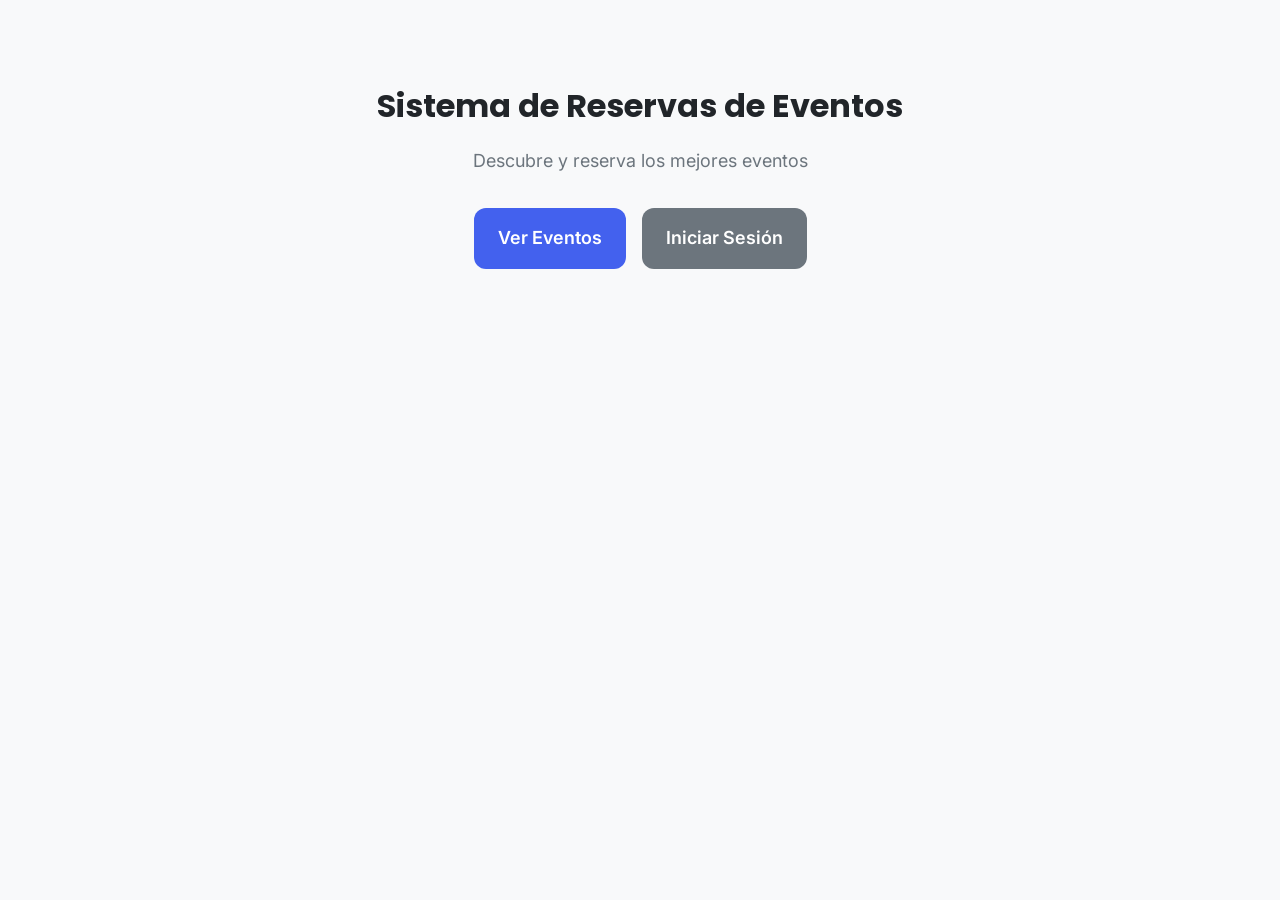
<file: frontend/index.html>
<!DOCTYPE html>
<html lang="es">
<head>
  <meta charset="UTF-8">
  <meta name="viewport" content="width=device-width, initial-scale=1.0">
  <meta name="description" content="Sistema de Reservas de Eventos - Plataforma profesional de reservas">
  <title>Sistema de Reservas de Eventos</title>
  
  <!-- CSS -->
  <link rel="stylesheet" href="assets/css/styles.css">
  
  <!-- Fonts -->
  <link href="https://fonts.googleapis.com/css2?family=Inter:wght@400;500;600;700&family=Poppins:wght@600;700&display=swap" rel="stylesheet">
  
  <!-- Scripts -->
  <script src="assets/js/config.js"></script>
  <script src="assets/js/jwt-utils.js"></script>
  <script src="assets/js/storage.js"></script>
  <script src="assets/js/guards.js"></script>
</head>
<body>
  <div id="loader" class="loader" style="display: none;">
    <div class="loader-content">
      <div class="spinner"></div>
      <p class="loader-text">Cargando...</p>
    </div>
  </div>

  <div id="toast-container" class="toast-container"></div>

  <div id="confirm-modal" class="modal" style="display: none;">
    <div class="modal-overlay">
      <div class="modal-content">
        <div class="modal-header">
          <h2 class="modal-title">Confirmar acción</h2>
        </div>
        <div class="modal-body">
          <p></p>
        </div>
        <div class="modal-footer">
          <button class="modal-cancel btn btn-secondary">Cancelar</button>
          <button class="modal-confirm btn btn-primary">Confirmar</button>
        </div>
      </div>
    </div>
  </div>

  <nav class="navbar" id="navbar" style="display: none;">
    <div class="navbar-container">
      <a href="/" class="navbar-brand">EventBook</a>
      <ul class="navbar-menu">
        <li><a href="events.html">Eventos</a></li>
        <li><a href="bookings.html">Mis Reservas</a></li>
        <li data-admin-only style="display: none;"><a href="admin.html">Admin</a></li>
        <li><a href="#" id="logout-btn" onclick="handleLogout(event)">Cerrar Sesión</a></li>
      </ul>
    </div>
  </nav>

  <main>
    <section class="hero">
      <div class="hero-content">
        <h1>Sistema de Reservas de Eventos</h1>
        <p>Descubre y reserva los mejores eventos</p>
        <div class="hero-buttons">
          <a href="events.html" class="btn btn-primary btn-lg">Ver Eventos</a>
          <a href="login.html" class="btn btn-secondary btn-lg">Iniciar Sesión</a>
        </div>
      </div>
    </section>
  </main>

  <script src="assets/js/utils.js"></script>
  <script src="assets/js/ui.js"></script>
  <script src="assets/js/api.js"></script>
  
  <script>
    function handleLogout(e) {
      e.preventDefault();
      StorageManager.clearAuth();
      window.location.href = '/login.html';
    }
    
    document.addEventListener('DOMContentLoaded', () => {
      const navbar = document.getElementById('navbar');
      if (StorageManager.isAuthenticated()) {
        navbar.style.display = 'block';
        
        // Show admin link if user is admin
        if (StorageManager.isAdmin()) {
          document.querySelector('[data-admin-only]').style.display = 'block';
        }
      }
    });
  </script>
</body>
</html>
</file>
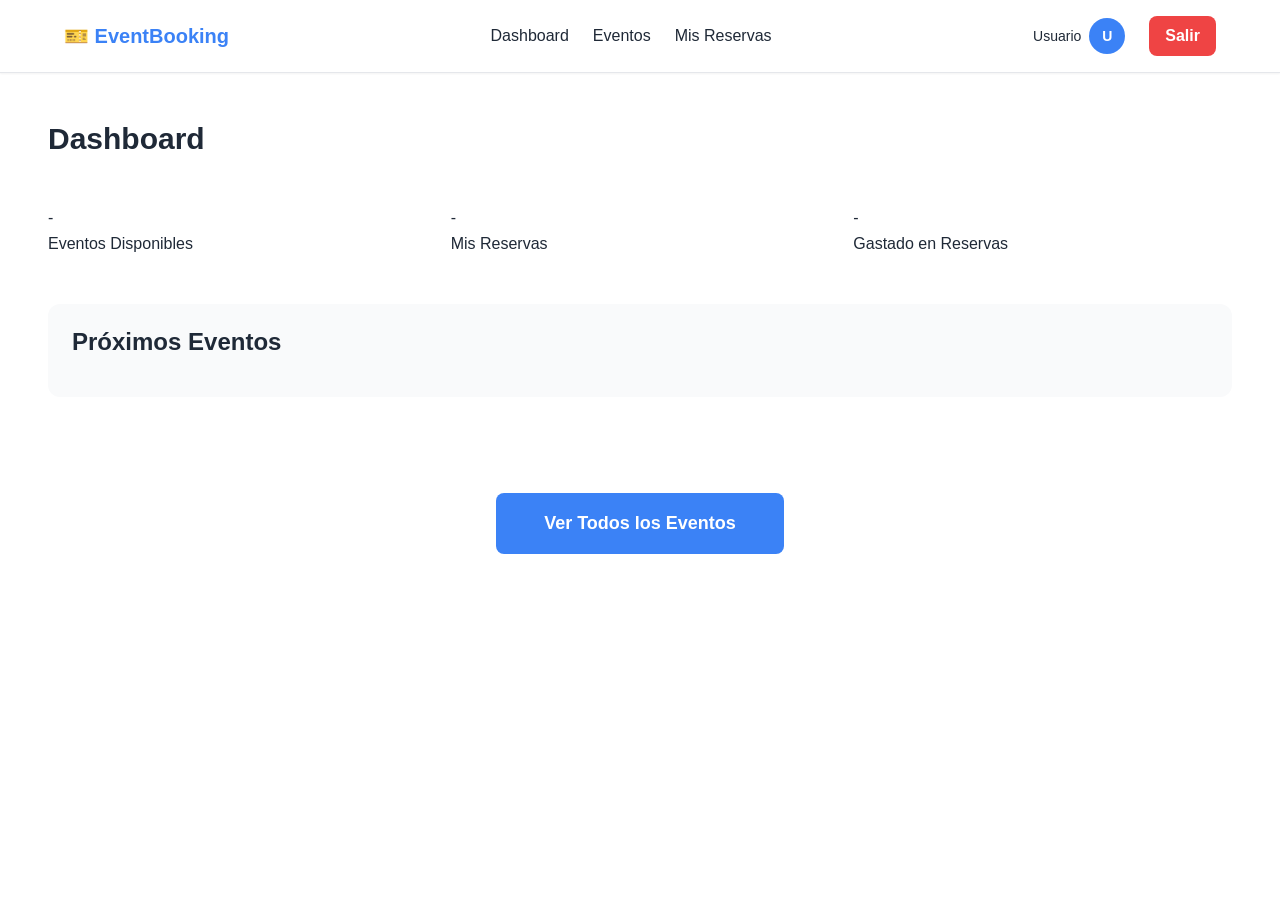
<file: frontend/dashboard.html>
<!DOCTYPE html>
<html lang="es">
<head>
  <meta charset="UTF-8">
  <meta name="viewport" content="width=device-width, initial-scale=1.0">
  <meta name="description" content="Dashboard - EventBooking">
  <title>Dashboard - EventBooking</title>
  
  <!-- CSS -->
  <link rel="stylesheet" href="assets/css/variables.css">
  <link rel="stylesheet" href="assets/css/global.css">
  <link rel="stylesheet" href="assets/css/navbar.css">
  <link rel="stylesheet" href="assets/css/dashboard.css">
  <link rel="stylesheet" href="assets/css/events.css">
  <link rel="stylesheet" href="assets/css/responsive.css">
  
  <!-- Scripts -->
  <script src="assets/js/config.js"></script>
  <script src="assets/js/api.js"></script>
  <script src="assets/js/storage.js"></script>
  <script src="assets/js/auth.js"></script>
  <script src="assets/js/utils.js"></script>
  <script src="assets/js/ui.js"></script>
  <script src="assets/js/guards.js"></script>
</head>
<body>
  <!-- Navbar -->
  <header>
    <nav class="navbar">
      <div class="navbar-brand">🎫 EventBooking</div>
      <ul class="navbar-nav">
        <li><a href="/dashboard.html" class="active">Dashboard</a></li>
        <li><a href="/events.html">Eventos</a></li>
        <li><a href="/bookings.html">Mis Reservas</a></li>
        <li data-role="admin" style="display: none;"><a href="/admin.html">Administración</a></li>
      </ul>
      <div class="user-menu">
        <div class="user-info">
          <span id="user-name">Usuario</span>
          <div class="user-avatar"><span id="user-initial">U</span></div>
        </div>
        <button class="logout-btn" onclick="AuthService.logout()">Salir</button>
      </div>
    </nav>
  </header>

  <!-- Dashboard Content -->
  <div class="dashboard-container">
    <div class="main-content">
      <div class="page-header">
        <h1 class="page-title">Dashboard</h1>
      </div>

      <div style="display: grid; grid-template-columns: repeat(auto-fit, minmax(200px, 1fr)); gap: var(--spacing-lg); margin-bottom: var(--spacing-2xl);">
        <div class="stat-card">
          <div class="stat-value" id="totalEvents">-</div>
          <div class="stat-label">Eventos Disponibles</div>
        </div>
        <div class="stat-card">
          <div class="stat-value" id="myBookings">-</div>
          <div class="stat-label">Mis Reservas</div>
        </div>
        <div class="stat-card">
          <div class="stat-value" id="totalSpent">-</div>
          <div class="stat-label">Gastado en Reservas</div>
        </div>
      </div>

      <div style="background-color: var(--color-surface); padding: var(--spacing-lg); border-radius: var(--border-radius-lg); margin-bottom: var(--spacing-2xl);">
        <h3 style="margin-top: 0;">Próximos Eventos</h3>
        <div id="upcomingEvents" style="display: grid; grid-template-columns: repeat(auto-fill, minmax(250px, 1fr)); gap: var(--spacing-lg);"></div>
      </div>

      <div style="text-align: center; padding: var(--spacing-2xl);">
        <a href="/events.html" class="btn btn-primary btn-large">Ver Todos los Eventos</a>
      </div>
    </div>
  </div>

  <script>
    async function loadDashboard() {
      try {
        UIService.updateNavigation();
        
        // Cargar estadísticas
        const bookingsRes = await api.get(CONFIG.BOOKINGS.MY_BOOKINGS);
        const eventsRes = await api.get(CONFIG.EVENTS.LIST + '?page=0&size=100');
        
        // Actualizar estadísticas
        document.getElementById('myBookings').textContent = bookingsRes.content?.length || 0;
        document.getElementById('totalEvents').textContent = eventsRes.totalElements || 0;

        const totalSpent = bookingsRes.content?.reduce((sum, b) => sum + (b.totalAmount || 0), 0) || 0;
        document.getElementById('totalSpent').textContent = Utils.formatCurrency(totalSpent);

        // Mostrar próximos eventos
        if (eventsRes.content && eventsRes.content.length > 0) {
          const upcoming = eventsRes.content.slice(0, 3);
          const html = upcoming.map(event => `
            <div class="event-card">
              <div class="event-card-image">📅</div>
              <div class="event-card-content">
                <h3 class="event-card-title">${event.title}</h3>
                <div class="event-card-date">📅 ${Utils.formatDate(event.eventDate)}</div>
                <div class="event-card-price">${Utils.formatCurrency(event.pricePerTicket)}</div>
                <a href="/event-detail.html?id=${event.idEvent}" class="btn btn-primary btn-small" style="width: 100%; text-align: center;">Ver Detalles</a>
              </div>
            </div>
          `).join('');
          document.getElementById('upcomingEvents').innerHTML = html;
        } else {
          document.getElementById('upcomingEvents').innerHTML = '<p style="grid-column: 1/-1; text-align: center; color: var(--color-text-secondary);">No hay eventos disponibles</p>';
        }
      } catch (error) {
        console.error('[Dashboard] Error:', error);
        UIService.showError('Error al cargar el dashboard');
      }
    }

    document.addEventListener('DOMContentLoaded', loadDashboard);
  </script>
</body>
</html>
</file>
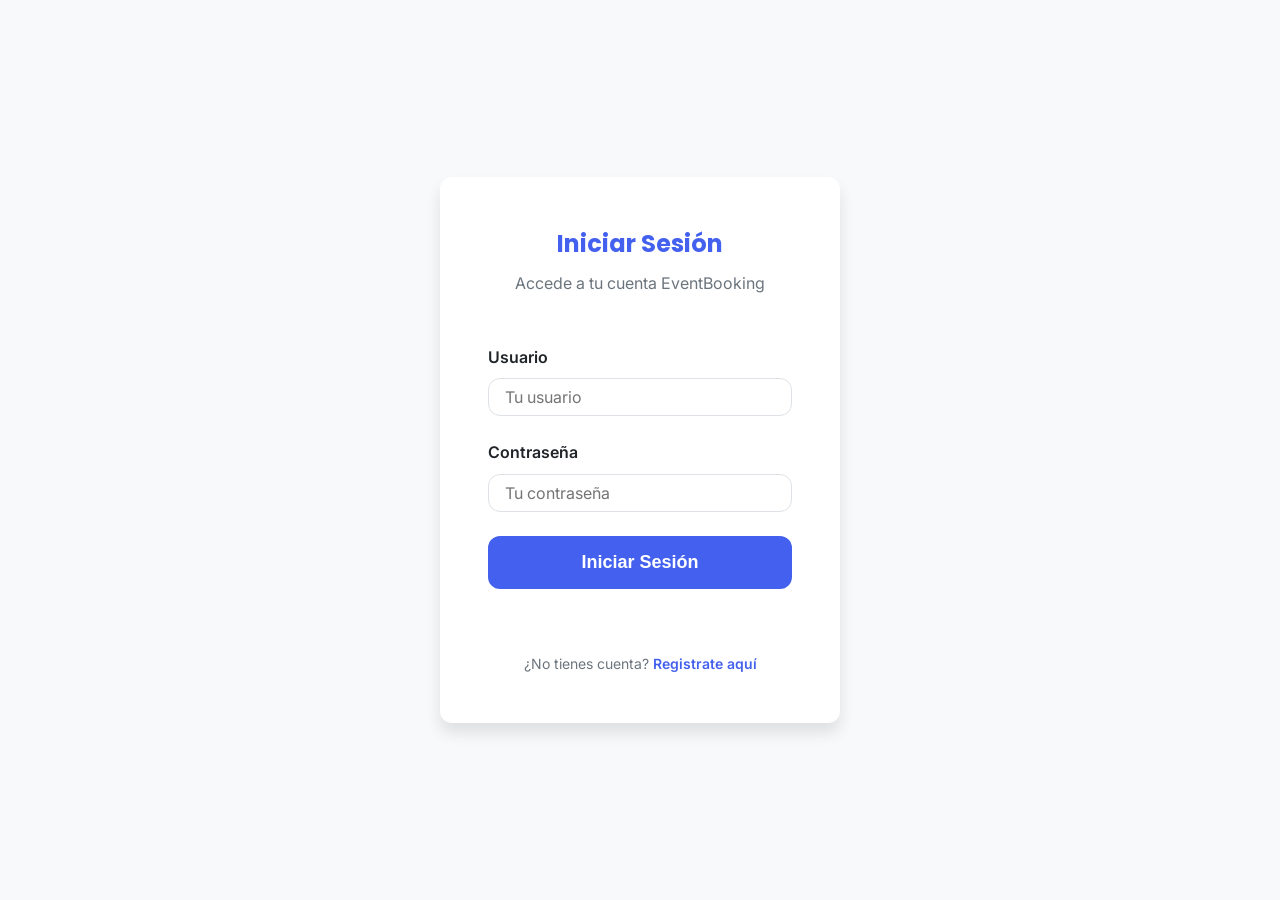
<file: frontend/login.html>
<!DOCTYPE html>
<html lang="es">
<head>
  <meta charset="UTF-8">
  <meta name="viewport" content="width=device-width, initial-scale=1.0">
  <meta name="description" content="Inicia sesión en EventBooking">
  <title>Iniciar Sesión - EventBooking</title>
  
  <link rel="stylesheet" href="assets/css/styles.css">
  <link href="https://fonts.googleapis.com/css2?family=Inter:wght@400;500;600;700&family=Poppins:wght@600;700&display=swap" rel="stylesheet">
</head>
<body>
  <div id="loader" class="loader" style="display: none;">
    <div class="loader-content">
      <div class="spinner"></div>
      <p class="loader-text">Procesando...</p>
    </div>
  </div>

  <div id="toast-container" class="toast-container"></div>

  <div class="auth-container">
    <div class="auth-box">
      <div class="auth-header">
        <h1>Iniciar Sesión</h1>
        <p>Accede a tu cuenta EventBooking</p>
      </div>

      <form id="loginForm" class="auth-form">
        <div class="form-group">
          <label for="username">Usuario</label>
          <input
            type="text"
            id="username"
            name="username"
            placeholder="Tu usuario"
            required
            autocomplete="username"
          >
          <div class="form-error" id="usernameError"></div>
        </div>

        <div class="form-group">
          <label for="password">Contraseña</label>
          <input
            type="password"
            id="password"
            name="password"
            placeholder="Tu contraseña"
            required
            autocomplete="current-password"
          >
          <div class="form-error" id="passwordError"></div>
        </div>

        <button type="submit" class="btn btn-primary btn-lg btn-block">
          Iniciar Sesión
        </button>
      </form>

      <div class="auth-footer">
        ¿No tienes cuenta? <a href="register.html">Registrate aquí</a>
      </div>
    </div>
  </div>

  <script src="assets/js/config.js"></script>
  <script src="assets/js/jwt-utils.js"></script>
  <script src="assets/js/storage.js"></script>
  <script src="assets/js/guards.js"></script>
  <script src="assets/js/utils.js"></script>
  <script src="assets/js/ui.js"></script>
  <script src="assets/js/api.js"></script>

  <script>
    // Redirect if already authenticated
    if (StorageManager.isAuthenticated()) {
      window.location.href = '/events.html';
    }

    document.getElementById('loginForm').addEventListener('submit', async (e) => {
      e.preventDefault();

      const username = document.getElementById('username').value.trim();
      const password = document.getElementById('password').value;

      // Clear errors
      document.getElementById('usernameError').textContent = '';
      document.getElementById('passwordError').textContent = '';

      // Validate
      let valid = true;
      if (!Utils.isValidUsername(username)) {
        document.getElementById('usernameError').textContent = 'Usuario debe tener 3-50 caracteres';
        valid = false;
      }

      if (!Utils.isValidPassword(password)) {
        document.getElementById('passwordError').textContent = 'Contraseña debe tener mínimo 6 caracteres';
        valid = false;
      }

      if (!valid) return;

      UIManager.showLoader('Iniciando sesión...');

      try {
        const response = await APIService.login(username, password);
        
        if (response && response.token) {
          UIManager.showToast('Sesión iniciada correctamente', 'success');
          setTimeout(() => {
            window.location.href = '/events.html';
          }, 500);
        }
      } catch (error) {
        UIManager.hideLoader();
        console.error('Login error:', error);
      }
    });
  </script>
</body>
</html>
</file>
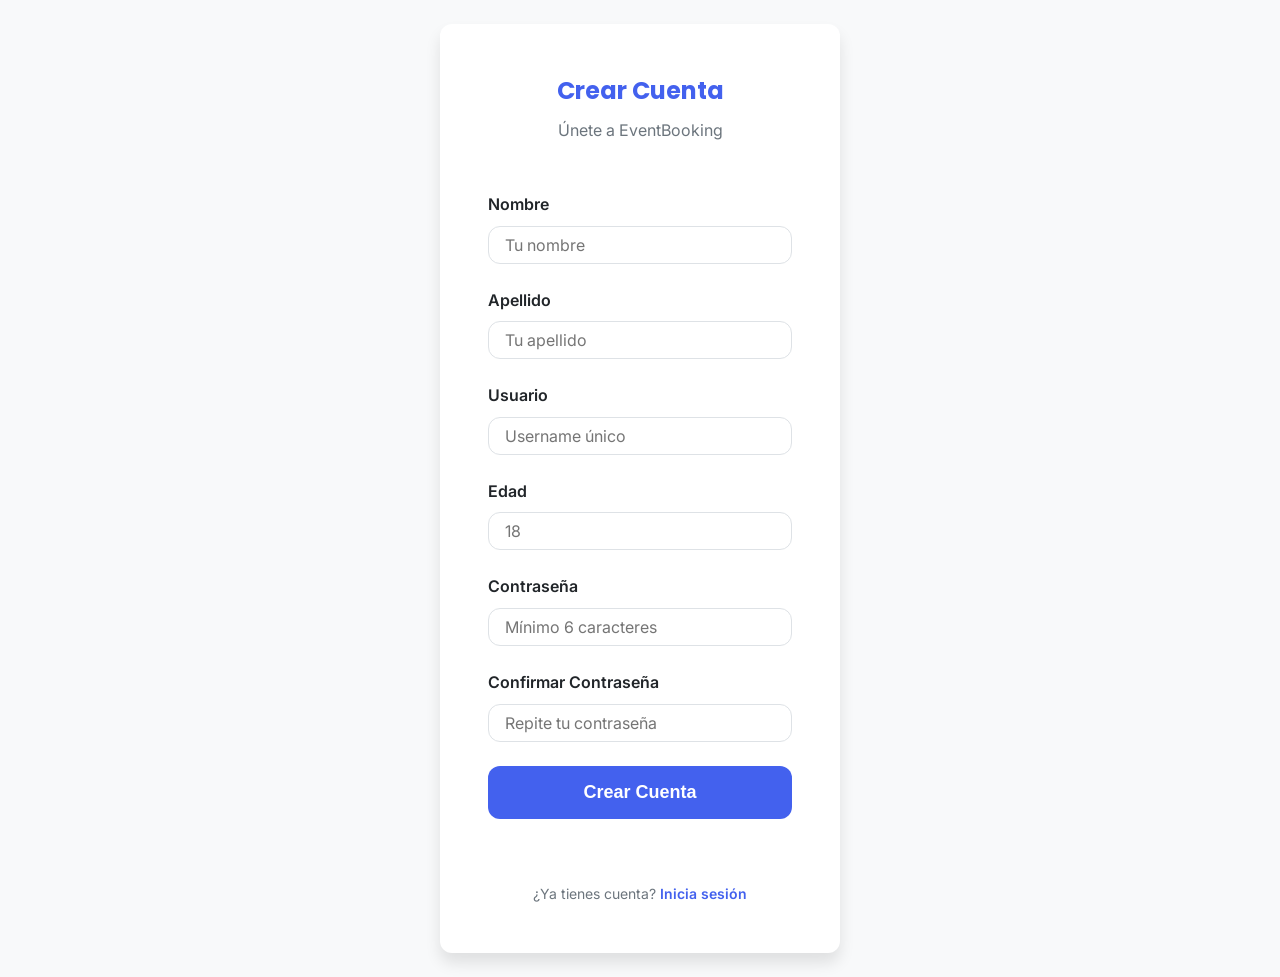
<file: frontend/register.html>
<!DOCTYPE html>
<html lang="es">
<head>
  <meta charset="UTF-8">
  <meta name="viewport" content="width=device-width, initial-scale=1.0">
  <meta name="description" content="Crea una cuenta en EventBooking">
  <title>Registrarse - EventBooking</title>
  
  <link rel="stylesheet" href="assets/css/styles.css">
  <link href="https://fonts.googleapis.com/css2?family=Inter:wght@400;500;600;700&family=Poppins:wght@600;700&display=swap" rel="stylesheet">
</head>
<body>
  <div id="loader" class="loader" style="display: none;">
    <div class="loader-content">
      <div class="spinner"></div>
      <p class="loader-text">Creando cuenta...</p>
    </div>
  </div>

  <div id="toast-container" class="toast-container"></div>

  <div class="auth-container">
    <div class="auth-box">
      <div class="auth-header">
        <h1>Crear Cuenta</h1>
        <p>Únete a EventBooking</p>
      </div>

      <form id="registerForm" class="auth-form">
        <div class="form-group">
          <label for="firstname">Nombre</label>
          <input type="text" id="firstname" name="firstname" placeholder="Tu nombre" required>
          <div class="form-error" id="firstnameError"></div>
        </div>

        <div class="form-group">
          <label for="lastname">Apellido</label>
          <input type="text" id="lastname" name="lastname" placeholder="Tu apellido" required>
          <div class="form-error" id="lastnameError"></div>
        </div>

        <div class="form-group">
          <label for="username">Usuario</label>
          <input type="text" id="username" name="username" placeholder="Username único" required>
          <div class="form-error" id="usernameError"></div>
        </div>

        <div class="form-group">
          <label for="age">Edad</label>
          <input type="number" id="age" name="age" placeholder="18" required min="1" max="150">
          <div class="form-error" id="ageError"></div>
        </div>

        <div class="form-group">
          <label for="password">Contraseña</label>
          <input type="password" id="password" name="password" placeholder="Mínimo 6 caracteres" required>
          <div class="form-error" id="passwordError"></div>
        </div>

        <div class="form-group">
          <label for="passwordConfirm">Confirmar Contraseña</label>
          <input type="password" id="passwordConfirm" name="passwordConfirm" placeholder="Repite tu contraseña" required>
          <div class="form-error" id="passwordConfirmError"></div>
        </div>

        <button type="submit" class="btn btn-primary btn-lg btn-block">
          Crear Cuenta
        </button>
      </form>

      <div class="auth-footer">
        ¿Ya tienes cuenta? <a href="login.html">Inicia sesión</a>
      </div>
    </div>
  </div>

  <script src="assets/js/config.js"></script>
  <script src="assets/js/jwt-utils.js"></script>
  <script src="assets/js/storage.js"></script>
  <script src="assets/js/guards.js"></script>
  <script src="assets/js/utils.js"></script>
  <script src="assets/js/ui.js"></script>
  <script src="assets/js/api.js"></script>

  <script>
    // Redirect if already authenticated
    if (StorageManager.isAuthenticated()) {
      window.location.href = '/events.html';
    }

    document.getElementById('registerForm').addEventListener('submit', async (e) => {
      e.preventDefault();

      const firstname = document.getElementById('firstname').value.trim();
      const lastname = document.getElementById('lastname').value.trim();
      const username = document.getElementById('username').value.trim();
      const age = document.getElementById('age').value;
      const password = document.getElementById('password').value;
      const passwordConfirm = document.getElementById('passwordConfirm').value;

      // Clear errors
      document.querySelectorAll('.form-error').forEach(el => el.textContent = '');

      // Validate
      let valid = true;

      if (!firstname) {
        document.getElementById('firstnameError').textContent = 'El nombre es obligatorio';
        valid = false;
      }

      if (!lastname) {
        document.getElementById('lastnameError').textContent = 'El apellido es obligatorio';
        valid = false;
      }

      if (!Utils.isValidUsername(username)) {
        document.getElementById('usernameError').textContent = 'Usuario: 3-50 caracteres';
        valid = false;
      }

      if (!Utils.isValidAge(age)) {
        document.getElementById('ageError').textContent = 'Edad: 1-150 años';
        valid = false;
      }

      if (!Utils.isValidPassword(password)) {
        document.getElementById('passwordError').textContent = 'Mínimo 6 caracteres';
        valid = false;
      }

      if (password !== passwordConfirm) {
        document.getElementById('passwordConfirmError').textContent = 'Las contraseñas no coinciden';
        valid = false;
      }

      if (!valid) return;

      UIManager.showLoader('Creando cuenta...');

      try {
        const response = await APIService.register(username, firstname, lastname, age, password);
        
        if (response && response.token) {
          UIManager.showToast('Cuenta creada correctamente', 'success');
          StorageManager.setToken(response.token);
          if (response.refreshToken) {
            StorageManager.setRefreshToken(response.refreshToken);
          }
          setTimeout(() => {
            window.location.href = '/events.html';
          }, 500);
        }
      } catch (error) {
        UIManager.hideLoader();
        console.error('Register error:', error);
      }
    });
  </script>
</body>
</html>
</file>
<file: frontend/assets/css/styles.css>
/* Event Booking System - Master CSS */

/* CSS Variables */
:root {
  --primary-color: #4361ee;
  --secondary-color: #6c757d;
  --success-color: #198754;
  --danger-color: #dc3545;
  --warning-color: #ffc107;
  --info-color: #0dcaf0;
  
  --bg-primary: #f8f9fa;
  --bg-secondary: #ffffff;
  --bg-tertiary: #e9ecef;
  
  --text-primary: #212529;
  --text-secondary: #6c757d;
  --text-light: #adb5bd;
  
  --border-color: #dee2e6;
  --border-radius: 12px;
  
  --shadow-sm: 0 1px 2px rgba(0, 0, 0, 0.05);
  --shadow-md: 0 4px 6px rgba(0, 0, 0, 0.1);
  --shadow-lg: 0 10px 15px rgba(0, 0, 0, 0.1);
  
  --spacing-xs: 4px;
  --spacing-sm: 8px;
  --spacing-md: 16px;
  --spacing-lg: 24px;
  --spacing-xl: 32px;
  --spacing-2xl: 48px;
  
  --font-size-xs: 12px;
  --font-size-sm: 14px;
  --font-size-md: 16px;
  --font-size-lg: 18px;
  --font-size-xl: 20px;
  --font-size-2xl: 24px;
  --font-size-3xl: 32px;
  
  --transition-speed: 0.2s;
}

/* Reset & Base Styles */
* {
  margin: 0;
  padding: 0;
  box-sizing: border-box;
}

html, body {
  font-family: 'Inter', sans-serif;
  background-color: var(--bg-primary);
  color: var(--text-primary);
  line-height: 1.6;
}

body {
  min-height: 100vh;
}

h1, h2, h3, h4, h5, h6 {
  font-family: 'Poppins', sans-serif;
  font-weight: 700;
  margin-bottom: var(--spacing-md);
}

h1 { font-size: var(--font-size-3xl); }
h2 { font-size: var(--font-size-2xl); }
h3 { font-size: var(--font-size-xl); }
h4 { font-size: var(--font-size-lg); }

p {
  margin-bottom: var(--spacing-md);
  color: var(--text-secondary);
}

a {
  color: var(--primary-color);
  text-decoration: none;
  transition: color var(--transition-speed);
}

a:hover {
  color: #364fc7;
}

/* Buttons */
.btn {
  display: inline-block;
  padding: var(--spacing-sm) var(--spacing-md);
  border: none;
  border-radius: var(--border-radius);
  font-size: var(--font-size-md);
  font-weight: 600;
  cursor: pointer;
  transition: all var(--transition-speed);
  text-align: center;
  white-space: nowrap;
}

.btn:disabled {
  opacity: 0.6;
  cursor: not-allowed;
}

.btn-primary {
  background-color: var(--primary-color);
  color: white;
}

.btn-primary:hover:not(:disabled) {
  background-color: #364fc7;
  box-shadow: var(--shadow-md);
}

.btn-secondary {
  background-color: var(--secondary-color);
  color: white;
}

.btn-secondary:hover:not(:disabled) {
  background-color: #5c636a;
}

.btn-danger {
  background-color: var(--danger-color);
  color: white;
}

.btn-danger:hover:not(:disabled) {
  background-color: #bb2d3b;
}

.btn-success {
  background-color: var(--success-color);
  color: white;
}

.btn-success:hover:not(:disabled) {
  background-color: #146c43;
}

.btn-sm {
  padding: var(--spacing-xs) var(--spacing-sm);
  font-size: var(--font-size-sm);
}

.btn-lg {
  padding: var(--spacing-md) var(--spacing-lg);
  font-size: var(--font-size-lg);
}

.btn-block {
  width: 100%;
  margin-bottom: var(--spacing-md);
}

/* Forms */
.form-group {
  margin-bottom: var(--spacing-lg);
}

label {
  display: block;
  margin-bottom: var(--spacing-sm);
  font-weight: 600;
  color: var(--text-primary);
}

input[type="text"],
input[type="email"],
input[type="password"],
input[type="number"],
input[type="date"],
textarea,
select {
  width: 100%;
  padding: var(--spacing-sm) var(--spacing-md);
  border: 1px solid var(--border-color);
  border-radius: var(--border-radius);
  font-family: 'Inter', sans-serif;
  font-size: var(--font-size-md);
  transition: all var(--transition-speed);
}

input[type="text"]:focus,
input[type="email"]:focus,
input[type="password"]:focus,
input[type="number"]:focus,
input[type="date"]:focus,
textarea:focus,
select:focus {
  outline: none;
  border-color: var(--primary-color);
  box-shadow: 0 0 0 3px rgba(67, 97, 238, 0.1);
}

textarea {
  resize: vertical;
  min-height: 100px;
}

.form-error {
  color: var(--danger-color);
  font-size: var(--font-size-sm);
  margin-top: var(--spacing-xs);
}

/* Navbar */
.navbar {
  background-color: var(--bg-secondary);
  box-shadow: var(--shadow-sm);
  position: sticky;
  top: 0;
  z-index: 100;
}

.navbar-container {
  max-width: 1200px;
  margin: 0 auto;
  padding: var(--spacing-md) var(--spacing-lg);
  display: flex;
  justify-content: space-between;
  align-items: center;
}

.navbar-brand {
  font-family: 'Poppins', sans-serif;
  font-size: var(--font-size-xl);
  font-weight: 700;
  color: var(--primary-color);
}

.navbar-menu {
  display: flex;
  list-style: none;
  gap: var(--spacing-lg);
}

.navbar-menu a {
  color: var(--text-primary);
  font-weight: 600;
  padding: var(--spacing-sm) var(--spacing-md);
  border-radius: var(--border-radius);
  transition: all var(--transition-speed);
}

.navbar-menu a:hover {
  background-color: var(--bg-primary);
  color: var(--primary-color);
}

/* Main Content */
main {
  max-width: 1200px;
  margin: 0 auto;
  padding: var(--spacing-xl);
}

/* Hero Section */
.hero {
  text-align: center;
  padding: var(--spacing-2xl) 0;
}

.hero-content {
  max-width: 600px;
  margin: 0 auto;
}

.hero h1 {
  font-size: var(--font-size-3xl);
  margin-bottom: var(--spacing-md);
}

.hero p {
  font-size: var(--font-size-lg);
  margin-bottom: var(--spacing-xl);
}

.hero-buttons {
  display: flex;
  gap: var(--spacing-md);
  justify-content: center;
  flex-wrap: wrap;
}

/* Cards */
.card {
  background-color: var(--bg-secondary);
  border-radius: var(--border-radius);
  box-shadow: var(--shadow-sm);
  padding: var(--spacing-lg);
  transition: all var(--transition-speed);
}

.card:hover {
  box-shadow: var(--shadow-md);
  transform: translateY(-2px);
}

.card-header {
  border-bottom: 1px solid var(--border-color);
  margin-bottom: var(--spacing-md);
  padding-bottom: var(--spacing-md);
}

.card-body {
  margin-bottom: var(--spacing-md);
}

.card-footer {
  border-top: 1px solid var(--border-color);
  padding-top: var(--spacing-md);
  display: flex;
  gap: var(--spacing-md);
  justify-content: space-between;
}

/* Grid & Layout */
.container {
  max-width: 1200px;
  margin: 0 auto;
  padding: 0 var(--spacing-lg);
}

.grid {
  display: grid;
  grid-template-columns: repeat(auto-fill, minmax(300px, 1fr));
  gap: var(--spacing-lg);
}

.flex {
  display: flex;
  gap: var(--spacing-md);
}

.flex-between {
  display: flex;
  justify-content: space-between;
  align-items: center;
}

.flex-center {
  display: flex;
  justify-content: center;
  align-items: center;
}

/* Loaders */
.loader {
  position: fixed;
  top: 0;
  left: 0;
  width: 100%;
  height: 100%;
  background-color: rgba(0, 0, 0, 0.5);
  display: flex;
  justify-content: center;
  align-items: center;
  z-index: 1000;
}

.loader-content {
  text-align: center;
  color: white;
}

.spinner {
  width: 40px;
  height: 40px;
  border: 4px solid rgba(255, 255, 255, 0.3);
  border-top-color: white;
  border-radius: 50%;
  animation: spin 0.8s linear infinite;
  margin: 0 auto var(--spacing-md);
}

@keyframes spin {
  to { transform: rotate(360deg); }
}

.loader-text {
  font-size: var(--font-size-md);
  margin-top: var(--spacing-md);
}

/* Toast Notifications */
.toast-container {
  position: fixed;
  top: var(--spacing-lg);
  right: var(--spacing-lg);
  z-index: 999;
  max-width: 400px;
}

.toast {
  background-color: var(--bg-secondary);
  border-left: 4px solid var(--primary-color);
  border-radius: var(--border-radius);
  padding: var(--spacing-md);
  margin-bottom: var(--spacing-md);
  box-shadow: var(--shadow-lg);
  animation: slideIn 0.3s ease-out;
}

.toast-info {
  border-left-color: var(--info-color);
}

.toast-success {
  border-left-color: var(--success-color);
}

.toast-error {
  border-left-color: var(--danger-color);
}

.toast-warning {
  border-left-color: var(--warning-color);
}

.toast-content {
  display: flex;
  justify-content: space-between;
  align-items: center;
}

.toast-message {
  flex: 1;
  color: var(--text-primary);
}

.toast-close {
  background: none;
  border: none;
  font-size: var(--font-size-lg);
  color: var(--text-secondary);
  cursor: pointer;
  padding: 0;
  margin-left: var(--spacing-md);
}

@keyframes slideIn {
  from {
    transform: translateX(400px);
    opacity: 0;
  }
  to {
    transform: translateX(0);
    opacity: 1;
  }
}

/* Modal */
.modal {
  position: fixed;
  top: 0;
  left: 0;
  width: 100%;
  height: 100%;
  background-color: rgba(0, 0, 0, 0.5);
  display: flex;
  justify-content: center;
  align-items: center;
  z-index: 999;
}

.modal-overlay {
  background-color: rgba(0, 0, 0, 0.5);
  position: absolute;
  top: 0;
  left: 0;
  width: 100%;
  height: 100%;
}

.modal-content {
  background-color: var(--bg-secondary);
  border-radius: var(--border-radius);
  box-shadow: var(--shadow-lg);
  max-width: 500px;
  width: 90%;
  max-height: 90vh;
  overflow-y: auto;
  position: relative;
  z-index: 1;
}

.modal-header {
  padding: var(--spacing-lg);
  border-bottom: 1px solid var(--border-color);
}

.modal-title {
  margin: 0;
}

.modal-body {
  padding: var(--spacing-lg);
}

.modal-body p {
  margin-bottom: 0;
}

.modal-footer {
  padding: var(--spacing-lg);
  border-top: 1px solid var(--border-color);
  display: flex;
  gap: var(--spacing-md);
  justify-content: flex-end;
}

/* Auth Pages */
.auth-container {
  display: flex;
  justify-content: center;
  align-items: center;
  min-height: 100vh;
  padding: var(--spacing-lg);
}

.auth-box {
  background-color: var(--bg-secondary);
  border-radius: var(--border-radius);
  box-shadow: var(--shadow-lg);
  padding: var(--spacing-2xl);
  max-width: 400px;
  width: 100%;
}

.auth-header {
  text-align: center;
  margin-bottom: var(--spacing-2xl);
}

.auth-header h1 {
  font-size: var(--font-size-2xl);
  color: var(--primary-color);
  margin-bottom: var(--spacing-sm);
}

.auth-header p {
  margin: 0;
  color: var(--text-secondary);
}

.auth-form {
  margin-bottom: var(--spacing-2xl);
}

.auth-footer {
  text-align: center;
  color: var(--text-secondary);
  font-size: var(--font-size-sm);
}

.auth-footer a {
  color: var(--primary-color);
  font-weight: 600;
}

/* Event Grid */
.events-grid {
  display: grid;
  grid-template-columns: repeat(auto-fill, minmax(280px, 1fr));
  gap: var(--spacing-lg);
  margin-top: var(--spacing-lg);
}

.event-card {
  background-color: var(--bg-secondary);
  border-radius: var(--border-radius);
  overflow: hidden;
  box-shadow: var(--shadow-sm);
  transition: all var(--transition-speed);
}

.event-card:hover {
  box-shadow: var(--shadow-md);
  transform: translateY(-4px);
}

.event-card-body {
  padding: var(--spacing-lg);
}

.event-title {
  font-size: var(--font-size-lg);
  font-weight: 700;
  margin-bottom: var(--spacing-sm);
  color: var(--text-primary);
}

.event-meta {
  display: flex;
  justify-content: space-between;
  margin-bottom: var(--spacing-md);
  font-size: var(--font-size-sm);
  color: var(--text-secondary);
}

.event-capacity {
  padding: var(--spacing-sm) var(--spacing-md);
  background-color: var(--bg-primary);
  border-radius: 6px;
  font-size: var(--font-size-sm);
  font-weight: 600;
}

.event-capacity.low {
  background-color: #fff3cd;
  color: #856404;
}

.event-capacity.full {
  background-color: #f8d7da;
  color: #721c24;
}

/* Tables */
table {
  width: 100%;
  border-collapse: collapse;
}

thead {
  background-color: var(--bg-tertiary);
}

th {
  padding: var(--spacing-md);
  text-align: left;
  font-weight: 600;
  color: var(--text-primary);
  border-bottom: 1px solid var(--border-color);
}

td {
  padding: var(--spacing-md);
  border-bottom: 1px solid var(--border-color);
}

tbody tr:hover {
  background-color: var(--bg-primary);
}

/* Status Badges */
.badge {
  display: inline-block;
  padding: var(--spacing-xs) var(--spacing-sm);
  border-radius: 20px;
  font-size: var(--font-size-sm);
  font-weight: 600;
}

.badge-primary {
  background-color: #d1ecf1;
  color: #0c5460;
}

.badge-success {
  background-color: #d4edda;
  color: #155724;
}

.badge-danger {
  background-color: #f8d7da;
  color: #721c24;
}

.badge-warning {
  background-color: #fff3cd;
  color: #856404;
}

.badge-info {
  background-color: #d1ecf1;
  color: #0c5460;
}

/* Responsive */
@media (max-width: 768px) {
  .navbar-container {
    flex-direction: column;
    gap: var(--spacing-md);
  }
  
  .navbar-menu {
    gap: var(--spacing-md);
  }
  
  .hero-buttons {
    flex-direction: column;
  }
  
  .hero h1 {
    font-size: var(--font-size-2xl);
  }
  
  main {
    padding: var(--spacing-lg) var(--spacing-md);
  }
  
  .grid {
    grid-template-columns: 1fr;
  }
  
  .modal-content {
    width: 95%;
  }
  
  .toast-container {
    left: var(--spacing-lg);
    right: var(--spacing-lg);
    max-width: none;
  }
  
  .modal-footer {
    flex-direction: column;
  }
  
  .modal-footer .btn {
    width: 100%;
  }
}

/* Utilities */
.text-center {
  text-align: center;
}

.text-right {
  text-align: right;
}

.text-muted {
  color: var(--text-secondary);
}

.mt-1 { margin-top: var(--spacing-sm); }
.mt-2 { margin-top: var(--spacing-md); }
.mt-3 { margin-top: var(--spacing-lg); }

.mb-1 { margin-bottom: var(--spacing-sm); }
.mb-2 { margin-bottom: var(--spacing-md); }
.mb-3 { margin-bottom: var(--spacing-lg); }

.hidden {
  display: none !important;
}
</file>
<file: frontend/assets/css/variables.css>
/**
 * Variables CSS - Tokens de diseño
 * Colores, tipografía, espaciado
 */

:root {
  /* Colores - Paleta profesional minimalista */
  --color-primary: #3B82F6;        /* Azul moderno */
  --color-primary-dark: #1E40AF;   /* Azul oscuro */
  --color-primary-light: #DBEAFE;  /* Azul muy claro */
  
  --color-success: #10B981;         /* Verde */
  --color-warning: #F59E0B;         /* Ámbar */
  --color-error: #EF4444;           /* Rojo */
  --color-info: #06B6D4;            /* Cyan */
  
  /* Neutrales */
  --color-background: #FFFFFF;
  --color-surface: #F9FAFB;
  --color-border: #E5E7EB;
  --color-text: #1F2937;
  --color-text-secondary: #6B7280;
  --color-text-muted: #9CA3AF;
  
  /* Otros */
  --color-overlay: rgba(0, 0, 0, 0.5);
  
  /* Tipografía */
  --font-family-base: -apple-system, BlinkMacSystemFont, 'Segoe UI', Roboto, 'Helvetica Neue', Arial, sans-serif;
  --font-family-mono: 'Courier New', Courier, monospace;
  
  --font-size-xs: 0.75rem;
  --font-size-sm: 0.875rem;
  --font-size-base: 1rem;
  --font-size-lg: 1.125rem;
  --font-size-xl: 1.25rem;
  --font-size-2xl: 1.5rem;
  --font-size-3xl: 1.875rem;
  --font-size-4xl: 2.25rem;
  
  --font-weight-normal: 400;
  --font-weight-medium: 500;
  --font-weight-semibold: 600;
  --font-weight-bold: 700;
  
  /* Espaciado */
  --spacing-xs: 0.25rem;
  --spacing-sm: 0.5rem;
  --spacing-base: 1rem;
  --spacing-lg: 1.5rem;
  --spacing-xl: 2rem;
  --spacing-2xl: 3rem;
  --spacing-3xl: 4rem;
  
  /* Bordes y sombras */
  --border-radius-sm: 0.375rem;
  --border-radius-base: 0.5rem;
  --border-radius-lg: 0.75rem;
  --border-radius-full: 9999px;
  
  --shadow-sm: 0 1px 2px 0 rgba(0, 0, 0, 0.05);
  --shadow-base: 0 1px 3px 0 rgba(0, 0, 0, 0.1), 0 1px 2px -1px rgba(0, 0, 0, 0.1);
  --shadow-lg: 0 10px 15px -3px rgba(0, 0, 0, 0.1), 0 4px 6px -4px rgba(0, 0, 0, 0.1);
  --shadow-xl: 0 20px 25px -5px rgba(0, 0, 0, 0.1), 0 8px 10px -6px rgba(0, 0, 0, 0.1);
  
  /* Transiciones */
  --transition-fast: 150ms ease-in-out;
  --transition-base: 200ms ease-in-out;
  --transition-slow: 300ms ease-in-out;
  
  /* Z-index */
  --z-dropdown: 1000;
  --z-sticky: 1020;
  --z-fixed: 1030;
  --z-modal-backdrop: 1040;
  --z-modal: 1050;
  --z-popover: 1060;
  --z-tooltip: 1070;
}
</file>
<file: frontend/assets/css/global.css>
/**
 * Global Styles - Estilos globales de la aplicación
 */

* {
  margin: 0;
  padding: 0;
  box-sizing: border-box;
}

html {
  scroll-behavior: smooth;
}

body {
  font-family: var(--font-family-base);
  font-size: var(--font-size-base);
  font-weight: var(--font-weight-normal);
  line-height: 1.6;
  color: var(--color-text);
  background-color: var(--color-background);
}

/* ==================== TIPOGRAFÍA ==================== */

h1, h2, h3, h4, h5, h6 {
  margin-top: var(--spacing-lg);
  margin-bottom: var(--spacing-base);
  font-weight: var(--font-weight-bold);
  line-height: 1.2;
}

h1 {
  font-size: var(--font-size-4xl);
}

h2 {
  font-size: var(--font-size-3xl);
}

h3 {
  font-size: var(--font-size-2xl);
}

h4 {
  font-size: var(--font-size-xl);
}

h5 {
  font-size: var(--font-size-lg);
}

h6 {
  font-size: var(--font-size-base);
}

p {
  margin-bottom: var(--spacing-base);
}

a {
  color: var(--color-primary);
  text-decoration: none;
  transition: color var(--transition-fast);
}

a:hover {
  color: var(--color-primary-dark);
}

/* ==================== FORMULARIOS ==================== */

input, textarea, select {
  font-family: inherit;
  font-size: inherit;
}

input[type="text"],
input[type="email"],
input[type="password"],
input[type="number"],
textarea,
select {
  width: 100%;
  padding: var(--spacing-sm) var(--spacing-base);
  margin-bottom: var(--spacing-base);
  border: 1px solid var(--color-border);
  border-radius: var(--border-radius-base);
  background-color: var(--color-background);
  color: var(--color-text);
  transition: border-color var(--transition-fast), box-shadow var(--transition-fast);
}

input[type="text"]:focus,
input[type="email"]:focus,
input[type="password"]:focus,
input[type="number"]:focus,
textarea:focus,
select:focus {
  outline: none;
  border-color: var(--color-primary);
  box-shadow: 0 0 0 3px var(--color-primary-light);
}

input[type="text"]:disabled,
input[type="email"]:disabled,
input[type="password"]:disabled,
input[type="number"]:disabled,
textarea:disabled,
select:disabled {
  background-color: var(--color-surface);
  color: var(--color-text-muted);
  cursor: not-allowed;
  opacity: 0.6;
}

textarea {
  resize: vertical;
  min-height: 120px;
}

label {
  display: block;
  margin-bottom: var(--spacing-sm);
  font-weight: var(--font-weight-medium);
  color: var(--color-text);
}

label.required::after {
  content: ' *';
  color: var(--color-error);
}

.form-group {
  margin-bottom: var(--spacing-lg);
}

.form-error {
  color: var(--color-error);
  font-size: var(--font-size-sm);
  margin-top: -var(--spacing-base);
  margin-bottom: var(--spacing-base);
}

/* ==================== BOTONES ==================== */

button, .btn {
  display: inline-flex;
  align-items: center;
  justify-content: center;
  gap: var(--spacing-sm);
  padding: var(--spacing-sm) var(--spacing-lg);
  border: none;
  border-radius: var(--border-radius-base);
  font-size: var(--font-size-base);
  font-weight: var(--font-weight-semibold);
  cursor: pointer;
  transition: all var(--transition-fast);
  white-space: nowrap;
  min-height: 40px;
}

.btn-primary {
  background-color: var(--color-primary);
  color: white;
}

.btn-primary:hover {
  background-color: var(--color-primary-dark);
  box-shadow: var(--shadow-lg);
}

.btn-primary:disabled,
.btn-primary.loading {
  background-color: var(--color-text-muted);
  cursor: not-allowed;
  opacity: 0.6;
}

.btn-secondary {
  background-color: var(--color-surface);
  color: var(--color-text);
  border: 1px solid var(--color-border);
}

.btn-secondary:hover {
  background-color: var(--color-border);
}

.btn-secondary:disabled {
  opacity: 0.6;
  cursor: not-allowed;
}

.btn-danger {
  background-color: var(--color-error);
  color: white;
}

.btn-danger:hover {
  opacity: 0.9;
}

.btn-success {
  background-color: var(--color-success);
  color: white;
}

.btn-success:hover {
  opacity: 0.9;
}

.btn-small {
  padding: var(--spacing-xs) var(--spacing-base);
  font-size: var(--font-size-sm);
  min-height: auto;
}

.btn-large {
  padding: var(--spacing-base) var(--spacing-2xl);
  font-size: var(--font-size-lg);
  min-height: 48px;
}

.btn-block {
  width: 100%;
}

button:disabled {
  cursor: not-allowed;
  opacity: 0.5;
}

/* ==================== ALERTAS ==================== */

.alerts-container {
  position: fixed;
  top: var(--spacing-lg);
  right: var(--spacing-lg);
  z-index: var(--z-modal);
  max-width: 400px;
}

.alert {
  margin-bottom: var(--spacing-base);
  padding: var(--spacing-base) var(--spacing-lg);
  border-radius: var(--border-radius-base);
  background-color: var(--color-surface);
  border-left: 4px solid var(--color-info);
  box-shadow: var(--shadow-base);
  animation: slideIn 0.3s ease-in-out;
}

.alert-content {
  display: flex;
  justify-content: space-between;
  align-items: flex-start;
  gap: var(--spacing-base);
}

.alert-content p {
  margin: 0;
  flex: 1;
}

.alert-error {
  border-left-color: var(--color-error);
  background-color: #FEE2E2;
  color: #991B1B;
}

.alert-success {
  border-left-color: var(--color-success);
  background-color: #ECFDF5;
  color: #065F46;
}

.alert-warning {
  border-left-color: var(--color-warning);
  background-color: #FFFBEB;
  color: #92400E;
}

.alert-info {
  border-left-color: var(--color-info);
  background-color: #ECFDF5;
  color: #164E63;
}

.alert-close {
  background: none;
  border: none;
  font-size: var(--font-size-2xl);
  cursor: pointer;
  color: inherit;
  padding: 0;
  min-height: auto;
}

/* ==================== TABLAS ==================== */

table {
  width: 100%;
  border-collapse: collapse;
  margin-bottom: var(--spacing-lg);
}

thead {
  background-color: var(--color-surface);
  border-bottom: 2px solid var(--color-border);
}

th {
  padding: var(--spacing-base);
  text-align: left;
  font-weight: var(--font-weight-semibold);
  color: var(--color-text);
}

td {
  padding: var(--spacing-base);
  border-bottom: 1px solid var(--color-border);
}

tbody tr:hover {
  background-color: var(--color-surface);
}

/* ==================== CONTENEDORES ==================== */

.container {
  max-width: 1200px;
  margin: 0 auto;
  padding: 0 var(--spacing-lg);
}

.content {
  flex: 1;
  display: flex;
  flex-direction: column;
}

/* ==================== SPINNER/LOADER ==================== */

.spinner {
  display: inline-block;
  width: 20px;
  height: 20px;
  border: 3px solid var(--color-border);
  border-top-color: var(--color-primary);
  border-radius: 50%;
  animation: spin 1s linear infinite;
}

.spinner-sm {
  width: 16px;
  height: 16px;
  border-width: 2px;
}

@keyframes spin {
  to { transform: rotate(360deg); }
}

#loader {
  display: none;
  position: fixed;
  top: 0;
  left: 0;
  right: 0;
  bottom: 0;
  background-color: var(--color-overlay);
  z-index: var(--z-modal);
  align-items: center;
  justify-content: center;
}

#loader.active {
  display: flex;
}

.loader-content {
  background-color: var(--color-background);
  padding: var(--spacing-2xl);
  border-radius: var(--border-radius-lg);
  text-align: center;
  box-shadow: var(--shadow-xl);
}

.loader-content p {
  margin-top: var(--spacing-base);
  color: var(--color-text-secondary);
}

/* ==================== SKELETON LOADER ==================== */

.skeleton-card {
  padding: var(--spacing-lg);
  border: 1px solid var(--color-border);
  border-radius: var(--border-radius-base);
  margin-bottom: var(--spacing-base);
  animation: pulse 2s ease-in-out infinite;
}

.skeleton-header {
  height: 24px;
  background-color: var(--color-border);
  border-radius: var(--border-radius-base);
  margin-bottom: var(--spacing-base);
}

.skeleton-line {
  height: 16px;
  background-color: var(--color-border);
  border-radius: var(--border-radius-base);
  margin-bottom: var(--spacing-sm);
}

.skeleton-line.short {
  width: 60%;
}

@keyframes pulse {
  0%, 100% { opacity: 1; }
  50% { opacity: 0.5; }
}

/* ==================== ANIMACIONES ==================== */

@keyframes slideIn {
  from {
    transform: translateX(100%);
    opacity: 0;
  }
  to {
    transform: translateX(0);
    opacity: 1;
  }
}

@keyframes fadeIn {
  from {
    opacity: 0;
  }
  to {
    opacity: 1;
  }
}

/* ==================== UTILIDADES ==================== */

.hidden {
  display: none !important;
}

.sr-only {
  position: absolute;
  width: 1px;
  height: 1px;
  padding: 0;
  margin: -1px;
  overflow: hidden;
  clip: rect(0, 0, 0, 0);
  white-space: nowrap;
  border-width: 0;
}

.text-center {
  text-align: center;
}

.text-muted {
  color: var(--color-text-muted);
}

.text-error {
  color: var(--color-error);
}

.text-success {
  color: var(--color-success);
}

.mb-0 { margin-bottom: 0; }
.mb-sm { margin-bottom: var(--spacing-sm); }
.mb-base { margin-bottom: var(--spacing-base); }
.mb-lg { margin-bottom: var(--spacing-lg); }
.mb-xl { margin-bottom: var(--spacing-xl); }

.mt-0 { margin-top: 0; }
.mt-sm { margin-top: var(--spacing-sm); }
.mt-base { margin-top: var(--spacing-base); }
.mt-lg { margin-top: var(--spacing-lg); }
.mt-xl { margin-top: var(--spacing-xl); }

.p-0 { padding: 0; }
.p-sm { padding: var(--spacing-sm); }
.p-base { padding: var(--spacing-base); }
.p-lg { padding: var(--spacing-lg); }

.gap-sm { gap: var(--spacing-sm); }
.gap-base { gap: var(--spacing-base); }
.gap-lg { gap: var(--spacing-lg); }

.flex { display: flex; }
.flex-center { display: flex; align-items: center; justify-content: center; }
.flex-between { display: flex; align-items: center; justify-content: space-between; }
.flex-col { display: flex; flex-direction: column; }

.grid { display: grid; }
</file>
<file: frontend/assets/css/navbar.css>
/**
 * Navbar Styles
 */

header {
  background-color: var(--color-background);
  border-bottom: 1px solid var(--color-border);
  position: sticky;
  top: 0;
  z-index: var(--z-sticky);
  box-shadow: var(--shadow-sm);
}

.navbar {
  display: flex;
  justify-content: space-between;
  align-items: center;
  padding: var(--spacing-base) 0;
  max-width: 1200px;
  margin: 0 auto;
  padding-left: var(--spacing-lg);
  padding-right: var(--spacing-lg);
}

.navbar-brand {
  font-size: var(--font-size-xl);
  font-weight: var(--font-weight-bold);
  color: var(--color-primary);
  display: flex;
  align-items: center;
  gap: var(--spacing-sm);
}

.navbar-nav {
  display: flex;
  align-items: center;
  gap: var(--spacing-lg);
  list-style: none;
  margin: 0;
  padding: 0;
}

.navbar-nav a {
  color: var(--color-text);
  font-weight: var(--font-weight-medium);
  transition: color var(--transition-fast);
}

.navbar-nav a:hover {
  color: var(--color-primary);
}

.navbar-nav .active a {
  color: var(--color-primary);
}

.user-menu {
  display: flex;
  align-items: center;
  gap: var(--spacing-lg);
}

.user-info {
  display: flex;
  align-items: center;
  gap: var(--spacing-sm);
  font-size: var(--font-size-sm);
}

.user-avatar {
  width: 36px;
  height: 36px;
  border-radius: 50%;
  background-color: var(--color-primary);
  color: white;
  display: flex;
  align-items: center;
  justify-content: center;
  font-weight: var(--font-weight-semibold);
}

.logout-btn {
  padding: var(--spacing-sm) var(--spacing-base);
  background-color: var(--color-error);
  color: white;
  border: none;
  border-radius: var(--border-radius-base);
  cursor: pointer;
  font-weight: var(--font-weight-semibold);
  transition: background-color var(--transition-fast);
}

.logout-btn:hover {
  background-color: #DC2626;
}

@media (max-width: 768px) {
  .navbar {
    flex-direction: column;
    gap: var(--spacing-base);
  }

  .navbar-nav {
    flex-direction: column;
    gap: var(--spacing-sm);
    width: 100%;
  }

  .user-menu {
    width: 100%;
    justify-content: space-between;
  }
}
</file>
<file: frontend/assets/css/dashboard.css>
/**
 * Dashboard Styles
 */

.dashboard-container {
  display: flex;
  min-height: calc(100vh - 60px);
}

.sidebar {
  width: 250px;
  background-color: var(--color-surface);
  border-right: 1px solid var(--color-border);
  padding: var(--spacing-lg);
  overflow-y: auto;
}

.sidebar-nav {
  list-style: none;
  margin: 0;
  padding: 0;
}

.sidebar-nav li {
  margin-bottom: var(--spacing-base);
}

.sidebar-nav a {
  display: block;
  padding: var(--spacing-base);
  color: var(--color-text);
  border-radius: var(--border-radius-base);
  transition: background-color var(--transition-fast);
  font-weight: var(--font-weight-medium);
}

.sidebar-nav a:hover,
.sidebar-nav a.active {
  background-color: var(--color-primary-light);
  color: var(--color-primary);
}

.main-content {
  flex: 1;
  padding: var(--spacing-2xl);
  overflow-y: auto;
  background-color: var(--color-background);
}

.page-header {
  display: flex;
  justify-content: space-between;
  align-items: center;
  margin-bottom: var(--spacing-2xl);
  flex-wrap: wrap;
  gap: var(--spacing-base);
}

.page-title {
  font-size: var(--font-size-3xl);
  font-weight: var(--font-weight-bold);
  margin: 0;
}

.page-subtitle {
  color: var(--color-text-secondary);
  font-size: var(--font-size-base);
  margin-top: var(--spacing-sm);
  margin-bottom: 0;
}

.page-actions {
  display: flex;
  gap: var(--spacing-base);
  flex-wrap: wrap;
}

/* Empty State */
.empty-state {
  text-align: center;
  padding: var(--spacing-3xl) var(--spacing-lg);
  color: var(--color-text-secondary);
}

.empty-state-icon {
  font-size: 48px;
  margin-bottom: var(--spacing-base);
}

.empty-state h3 {
  font-size: var(--font-size-lg);
  margin-top: 0;
}

@media (max-width: 768px) {
  .dashboard-container {
    flex-direction: column;
  }

  .sidebar {
    width: 100%;
    border-right: none;
    border-bottom: 1px solid var(--color-border);
    padding: var(--spacing-base);
    display: none;
  }

  .sidebar.active {
    display: block;
  }

  .main-content {
    padding: var(--spacing-lg);
  }

  .page-header {
    flex-direction: column;
    align-items: flex-start;
  }

  .page-title {
    font-size: var(--font-size-2xl);
  }

  .page-actions {
    width: 100%;
  }

  .page-actions .btn {
    flex: 1;
  }
}
</file>
<file: frontend/assets/css/events.css>
/**
 * Events Styles
 */

.events-grid {
  display: grid;
  grid-template-columns: repeat(auto-fill, minmax(300px, 1fr));
  gap: var(--spacing-lg);
  margin-bottom: var(--spacing-2xl);
}

.event-card {
  background-color: var(--color-background);
  border: 1px solid var(--color-border);
  border-radius: var(--border-radius-lg);
  overflow: hidden;
  transition: transform var(--transition-base), box-shadow var(--transition-base);
  cursor: pointer;
}

.event-card:hover {
  transform: translateY(-4px);
  box-shadow: var(--shadow-lg);
}

.event-card-image {
  width: 100%;
  height: 200px;
  background: linear-gradient(135deg, var(--color-primary) 0%, var(--color-primary-dark) 100%);
  display: flex;
  align-items: center;
  justify-content: center;
  color: white;
  font-size: 48px;
}

.event-card-content {
  padding: var(--spacing-lg);
}

.event-card-title {
  font-size: var(--font-size-lg);
  font-weight: var(--font-weight-bold);
  margin-bottom: var(--spacing-sm);
  margin-top: 0;
}

.event-card-date {
  display: flex;
  align-items: center;
  gap: var(--spacing-sm);
  font-size: var(--font-size-sm);
  color: var(--color-text-secondary);
  margin-bottom: var(--spacing-base);
}

.event-card-venue {
  display: flex;
  align-items: center;
  gap: var(--spacing-sm);
  font-size: var(--font-size-sm);
  color: var(--color-text-secondary);
  margin-bottom: var(--spacing-base);
}

.event-card-price {
  font-size: var(--font-size-lg);
  font-weight: var(--font-weight-bold);
  color: var(--color-primary);
  margin-bottom: var(--spacing-base);
}

.event-card-availability {
  display: flex;
  justify-content: space-between;
  align-items: center;
  padding: var(--spacing-base);
  background-color: var(--color-surface);
  border-radius: var(--border-radius-base);
  margin-bottom: var(--spacing-base);
  font-size: var(--font-size-sm);
}

.availability-badge {
  display: inline-block;
  padding: var(--spacing-xs) var(--spacing-sm);
  border-radius: var(--border-radius-full);
  font-weight: var(--font-weight-semibold);
  font-size: var(--font-size-xs);
}

.availability-available {
  background-color: #DCFCE7;
  color: #166534;
}

.availability-limited {
  background-color: #FEF3C7;
  color: #92400E;
}

.availability-full {
  background-color: #FEE2E2;
  color: #991B1B;
}

.event-card-actions {
  display: flex;
  gap: var(--spacing-sm);
}

.event-card-actions .btn {
  flex: 1;
  font-size: var(--font-size-sm);
  padding: var(--spacing-sm) var(--spacing-base);
  min-height: 36px;
}

/* Event Detail */
.event-detail {
  background-color: var(--color-background);
  border: 1px solid var(--color-border);
  border-radius: var(--border-radius-lg);
  padding: var(--spacing-2xl);
  margin-bottom: var(--spacing-2xl);
}

.event-detail-header {
  display: flex;
  gap: var(--spacing-2xl);
  margin-bottom: var(--spacing-2xl);
  flex-wrap: wrap;
}

.event-detail-image {
  width: 300px;
  height: 300px;
  background: linear-gradient(135deg, var(--color-primary) 0%, var(--color-primary-dark) 100%);
  border-radius: var(--border-radius-lg);
  display: flex;
  align-items: center;
  justify-content: center;
  font-size: 96px;
  color: white;
}

.event-detail-info {
  flex: 1;
  min-width: 250px;
}

.event-info-item {
  display: flex;
  justify-content: space-between;
  padding: var(--spacing-base) 0;
  border-bottom: 1px solid var(--color-border);
}

.event-info-label {
  font-weight: var(--font-weight-semibold);
  color: var(--color-text-secondary);
}

.event-info-value {
  font-weight: var(--font-weight-medium);
  color: var(--color-text);
}

.event-description {
  margin-top: var(--spacing-lg);
  padding-top: var(--spacing-lg);
  border-top: 1px solid var(--color-border);
  line-height: 1.8;
}

/* Booking Form */
.booking-form {
  background-color: var(--color-surface);
  padding: var(--spacing-lg);
  border-radius: var(--border-radius-lg);
  max-width: 400px;
}

.booking-form h3 {
  margin-top: 0;
}

.quantity-selector {
  display: flex;
  align-items: center;
  gap: var(--spacing-base);
  margin-bottom: var(--spacing-lg);
}

.quantity-btn {
  width: 40px;
  height: 40px;
  padding: 0;
  display: flex;
  align-items: center;
  justify-content: center;
  border: 1px solid var(--color-border);
  background-color: var(--color-background);
  cursor: pointer;
  border-radius: var(--border-radius-base);
  font-weight: var(--font-weight-bold);
}

.quantity-btn:hover {
  background-color: var(--color-primary-light);
}

.quantity-input {
  width: 60px;
  text-align: center;
  border: 1px solid var(--color-border);
  padding: var(--spacing-sm);
  border-radius: var(--border-radius-base);
  font-size: var(--font-size-base);
  font-weight: var(--font-weight-semibold);
}

.booking-summary {
  background-color: var(--color-background);
  padding: var(--spacing-base);
  border-radius: var(--border-radius-base);
  margin-bottom: var(--spacing-lg);
}

.summary-row {
  display: flex;
  justify-content: space-between;
  padding: var(--spacing-sm) 0;
  border-bottom: 1px solid var(--color-border);
}

.summary-row.total {
  border-bottom: none;
  font-weight: var(--font-weight-bold);
  font-size: var(--font-size-lg);
  margin-top: var(--spacing-base);
  padding-top: var(--spacing-base);
  border-top: 1px solid var(--color-border);
}

@media (max-width: 768px) {
  .events-grid {
    grid-template-columns: 1fr;
  }

  .event-detail-header {
    flex-direction: column;
  }

  .event-detail-image {
    width: 100%;
  }

  .booking-form {
    max-width: 100%;
  }
}
</file>
<file: frontend/assets/css/responsive.css>
/**
 * Responsive & Media Queries
 */

/* Tablets y pantallas medianas */
@media (max-width: 768px) {
  .container {
    padding: 0 var(--spacing-base);
  }

  h1 {
    font-size: var(--font-size-2xl);
  }

  h2 {
    font-size: var(--font-size-xl);
  }

  .btn-large {
    padding: var(--spacing-sm) var(--spacing-lg);
    font-size: var(--font-size-base);
    min-height: 44px;
  }

  table {
    font-size: var(--font-size-sm);
  }

  table th,
  table td {
    padding: var(--spacing-sm);
  }

  .navbar {
    padding: var(--spacing-sm);
  }

  .navbar-nav {
    gap: var(--spacing-base);
  }

  .dashboard-container {
    flex-direction: column;
  }

  .sidebar {
    width: 100%;
    border-right: none;
    border-bottom: 1px solid var(--color-border);
    display: none;
    max-height: 60px;
    overflow-x: auto;
  }

  .sidebar.active {
    display: block;
  }

  .sidebar-nav {
    display: flex;
    flex-direction: row;
    overflow-x: auto;
  }

  .main-content {
    padding: var(--spacing-lg);
  }

  .events-grid {
    grid-template-columns: 1fr;
  }

  .admin-container {
    flex-direction: column;
  }

  .admin-sidebar {
    width: 100%;
    border-right: none;
    border-bottom: 1px solid var(--color-border);
  }
}

/* Móviles pequeños */
@media (max-width: 480px) {
  :root {
    --spacing-lg: 1rem;
    --spacing-xl: 1.5rem;
    --spacing-2xl: 2rem;
    --spacing-3xl: 2.5rem;
  }

  body {
    font-size: 14px;
  }

  h1 {
    font-size: var(--font-size-xl);
  }

  h2 {
    font-size: var(--font-size-lg);
  }

  .alerts-container {
    top: var(--spacing-sm);
    right: var(--spacing-sm);
    left: var(--spacing-sm);
    max-width: 100%;
  }

  .alert {
    padding: var(--spacing-base) var(--spacing-sm);
  }

  .auth-box {
    padding: var(--spacing-lg);
    border-radius: var(--border-radius-base);
  }

  .auth-header h1 {
    font-size: var(--font-size-lg);
  }

  .navbar {
    flex-direction: column;
    gap: var(--spacing-sm);
  }

  .navbar-brand {
    width: 100%;
    text-align: center;
  }

  .navbar-nav {
    width: 100%;
    flex-direction: column;
    gap: var(--spacing-sm);
  }

  .navbar-nav a {
    padding: var(--spacing-sm);
    text-align: center;
  }

  .user-menu {
    width: 100%;
    flex-direction: column;
    gap: var(--spacing-sm);
  }

  .user-info {
    width: 100%;
    justify-content: space-between;
  }

  .logout-btn {
    width: 100%;
  }

  .page-header {
    flex-direction: column;
  }

  .page-title {
    font-size: var(--font-size-lg);
    margin-bottom: var(--spacing-base);
  }

  .page-actions {
    width: 100%;
  }

  .page-actions .btn {
    width: 100%;
  }

  .modal-content {
    max-width: 100%;
    margin: var(--spacing-lg);
  }

  .modal-overlay {
    padding: var(--spacing-base);
  }

  .event-detail-header {
    flex-direction: column;
  }

  .event-detail-image {
    width: 100%;
    height: 250px;
  }

  .event-card-actions {
    flex-direction: column;
  }

  .event-card-actions .btn {
    width: 100%;
  }

  .booking-form {
    max-width: 100%;
  }

  .booking-details {
    grid-template-columns: 1fr;
  }

  .booking-actions {
    flex-direction: column;
  }

  .booking-actions .btn {
    width: 100%;
  }

  .admin-stats {
    grid-template-columns: 1fr;
  }

  .form-row {
    grid-template-columns: 1fr;
  }

  .stat-card {
    padding: var(--spacing-base);
  }

  .stat-value {
    font-size: var(--font-size-2xl);
  }

  .table-actions {
    flex-direction: column;
  }

  .table-actions .btn {
    width: 100%;
    padding: var(--spacing-xs) var(--spacing-sm);
    font-size: var(--font-size-xs);
  }

  .admin-table thead {
    display: none;
  }

  .admin-table,
  .admin-table tbody,
  .admin-table tr,
  .admin-table td {
    display: block;
    width: 100%;
  }

  .admin-table tr {
    margin-bottom: var(--spacing-lg);
    border: 1px solid var(--color-border);
    border-radius: var(--border-radius-base);
    padding: var(--spacing-base);
  }

  .admin-table td {
    text-align: right;
    padding-left: 50%;
    position: relative;
    border: none;
    padding-bottom: var(--spacing-sm);
  }

  .admin-table td::before {
    content: attr(data-label);
    position: absolute;
    left: var(--spacing-base);
    font-weight: var(--font-weight-semibold);
  }
}

/* Impresión */
@media print {
  .navbar,
  .sidebar,
  .page-actions,
  .user-menu,
  .logout-btn,
  .modal-overlay,
  #loader,
  .alerts-container {
    display: none !important;
  }

  body {
    background: white;
  }

  .main-content {
    padding: 0;
  }

  a {
    color: black;
    text-decoration: underline;
  }
}

/* Preferencia de movimiento reducido */
@media (prefers-reduced-motion: reduce) {
  * {
    animation-duration: 0.01ms !important;
    animation-iteration-count: 1 !important;
    transition-duration: 0.01ms !important;
  }
}

/* Tema oscuro (si se implementa en el futuro) */
@media (prefers-color-scheme: dark) {
  /* Opcional: agregar soporte de tema oscuro aquí */
}

/* Ultra-wide displays */
@media (min-width: 1920px) {
  .container {
    max-width: 1400px;
  }

  .events-grid {
    grid-template-columns: repeat(4, 1fr);
  }

  .admin-stats {
    grid-template-columns: repeat(4, 1fr);
  }
}

/* High resolution displays */
@media (-webkit-min-device-pixel-ratio: 2),
       (min-resolution: 192dpi) {
  /* Optimize for retina displays */
}

/* Touch devices */
@media (hover: none) and (pointer: coarse) {
  button,
  .btn,
  a {
    min-height: 44px; /* Touch target size */
  }

  input,
  textarea,
  select {
    min-height: 44px;
    font-size: 16px; /* Previene zoom en iOS */
  }
}

/* Landscape orientation */
@media (orientation: landscape) and (max-height: 600px) {
  .main-content {
    padding: var(--spacing-base);
  }

  .page-title {
    font-size: var(--font-size-xl);
  }
}

/* Usuarios con conexión lenta */
@media (prefers-reduced-data: reduce) {
  img {
    background: linear-gradient(45deg, var(--color-border), var(--color-surface));
  }

  @keyframes spin,
  @keyframes fadeIn,
  @keyframes slideIn,
  @keyframes pulse {
    0%, 100% { opacity: 1; }
  }
}
</file>
